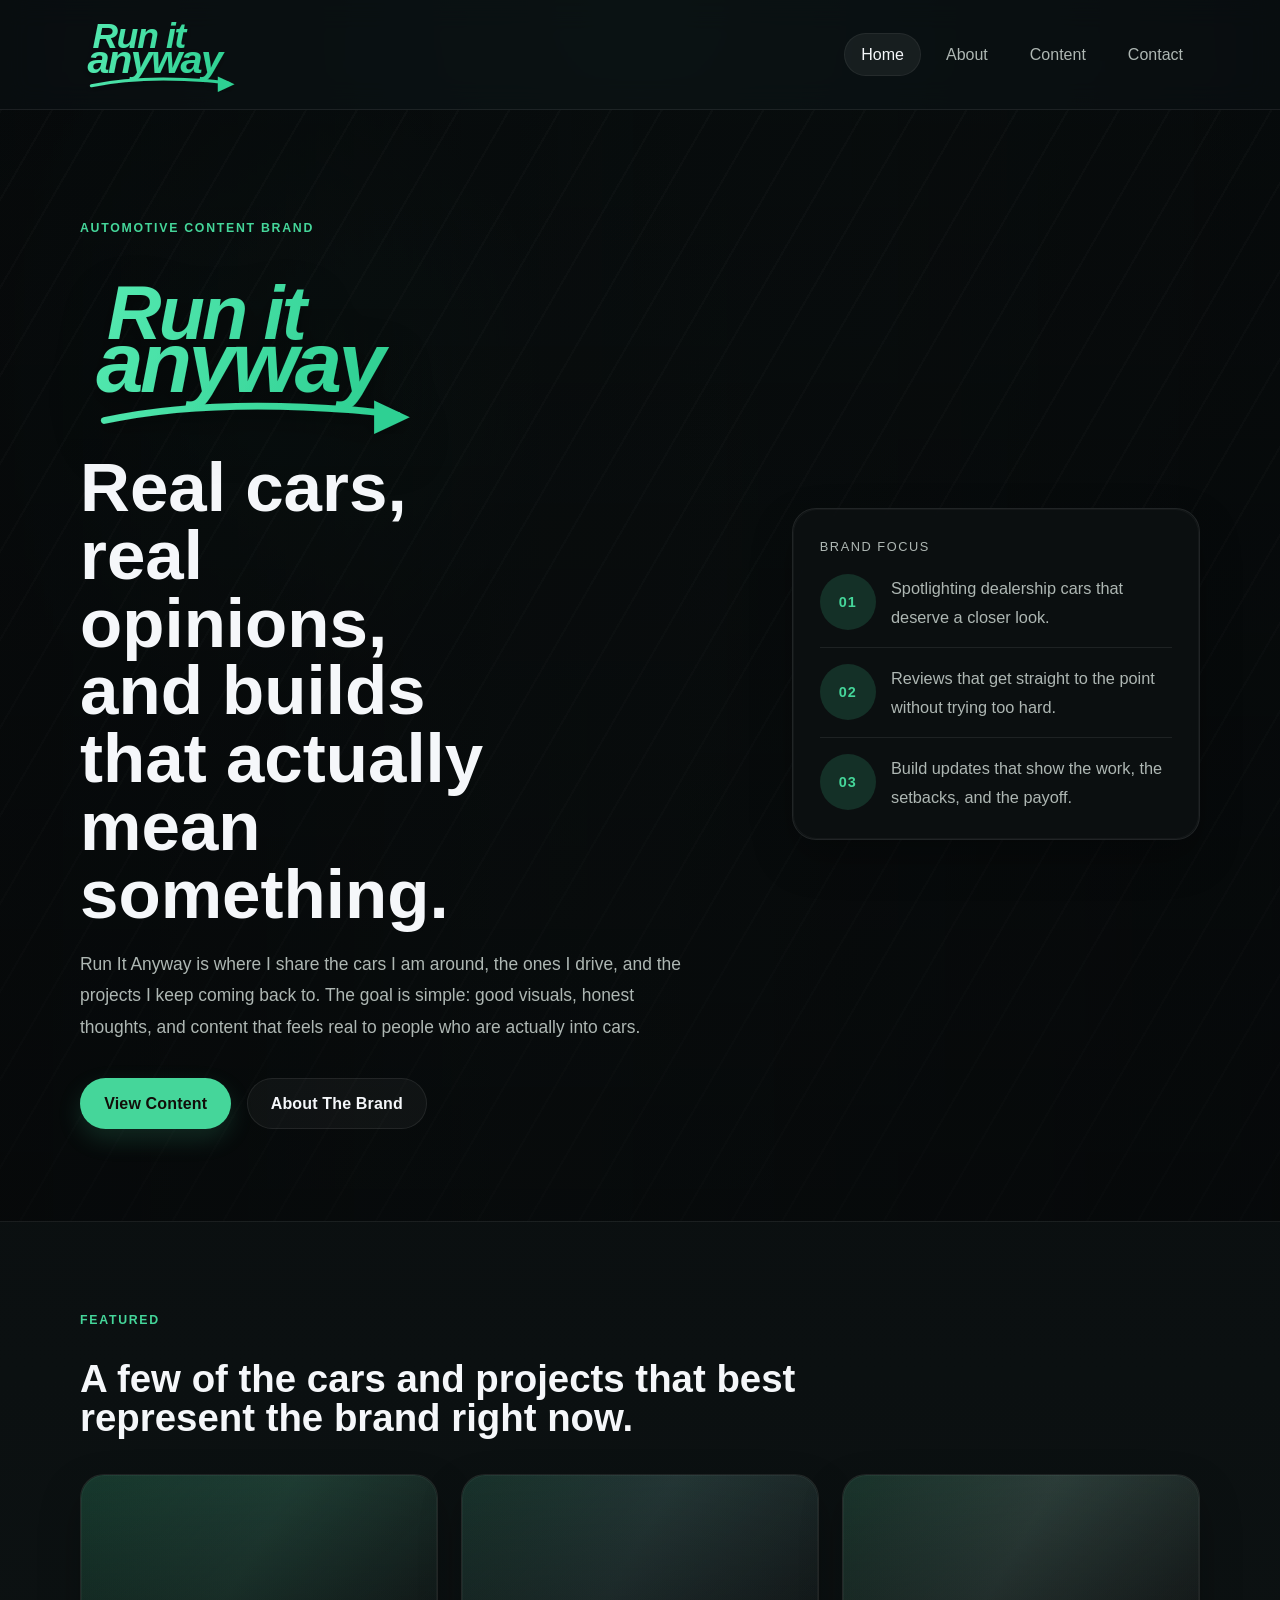
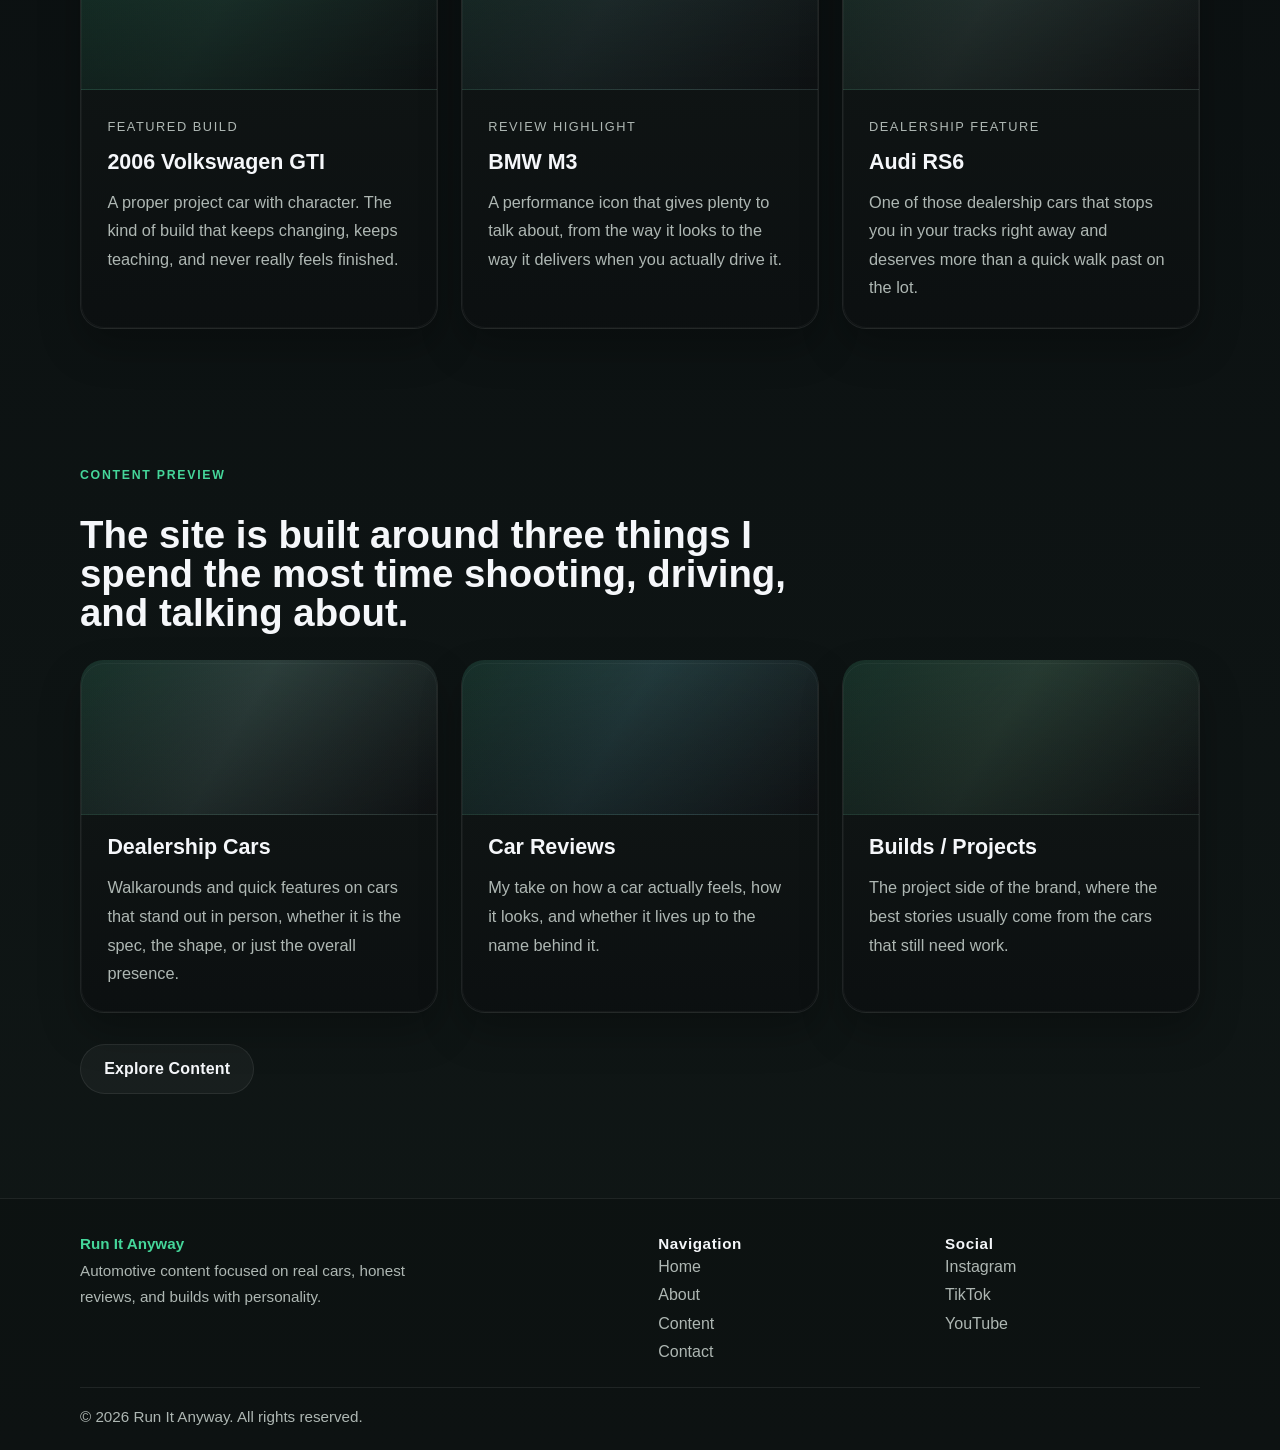
<file: index.html>
<!DOCTYPE html>
<html lang="en">
<head>
  <meta charset="UTF-8">
  <meta name="viewport" content="width=device-width, initial-scale=1.0">
  <title>Run It Anyway | Home</title>
  <link rel="stylesheet" href="styles.css">
</head>
<body>
  <header class="site-header">
    <div class="container nav-wrap">
      <a class="brand" href="./" aria-label="Run It Anyway home">
        <img src="logo.svg" alt="Run It Anyway logo">
      </a>
      <nav class="site-nav" aria-label="Main navigation">
        <a class="nav-link active" href="./">Home</a>
        <a class="nav-link" href="about.html">About</a>
        <a class="nav-link" href="content.html">Content</a>
        <a class="nav-link" href="contact.html">Contact</a>
      </nav>
    </div>
  </header>

  <main>
    <section class="hero">
      <div class="hero-overlay"></div>
      <div class="container hero-shell">
        <div class="hero-grid">
          <div class="hero-copy">
            <p class="eyebrow">Automotive Content Brand</p>
            <div class="hero-logo-wrap">
              <img class="hero-logo" src="logo.svg" alt="Run It Anyway logo">
            </div>
            <h1>Real cars, real opinions, and builds that actually mean something.</h1>
            <p class="lead">
              Run It Anyway is where I share the cars I am around, the ones I drive,
              and the projects I keep coming back to. The goal is simple: good visuals,
              honest thoughts, and content that feels real to people who are actually into cars.
            </p>
            <div class="hero-actions">
              <a class="button button-primary" href="content.html">View Content</a>
              <a class="button button-secondary" href="about.html">About The Brand</a>
            </div>
          </div>

          <aside class="hero-side-card" aria-label="Brand focus">
            <p class="feature-label">Brand Focus</p>
            <div class="stat-list">
              <div class="stat-item">
                <span class="stat-number">01</span>
                <p>Spotlighting dealership cars that deserve a closer look.</p>
              </div>
              <div class="stat-item">
                <span class="stat-number">02</span>
                <p>Reviews that get straight to the point without trying too hard.</p>
              </div>
              <div class="stat-item">
                <span class="stat-number">03</span>
                <p>Build updates that show the work, the setbacks, and the payoff.</p>
              </div>
            </div>
          </aside>
        </div>
      </div>
    </section>

    <section class="featured-section">
      <div class="container">
        <div class="section-heading">
          <p class="eyebrow">Featured</p>
          <h2>A few of the cars and projects that best represent the brand right now.</h2>
        </div>

        <div class="feature-card-grid">
          <article class="feature-card">
            <div class="feature-card-media build-shot"></div>
            <div class="feature-card-copy">
              <p class="feature-label">Featured Build</p>
              <h3>2006 Volkswagen GTI</h3>
              <p>A proper project car with character. The kind of build that keeps changing, keeps teaching, and never really feels finished.</p>
            </div>
          </article>

          <article class="feature-card">
            <div class="feature-card-media review-shot"></div>
            <div class="feature-card-copy">
              <p class="feature-label">Review Highlight</p>
              <h3>BMW M3</h3>
              <p>A performance icon that gives plenty to talk about, from the way it looks to the way it delivers when you actually drive it.</p>
            </div>
          </article>

          <article class="feature-card">
            <div class="feature-card-media dealer-shot"></div>
            <div class="feature-card-copy">
              <p class="feature-label">Dealership Feature</p>
              <h3>Audi RS6</h3>
              <p>One of those dealership cars that stops you in your tracks right away and deserves more than a quick walk past on the lot.</p>
            </div>
          </article>
        </div>
      </div>
    </section>

    <section class="summary-section">
      <div class="container">
        <div class="section-heading">
          <p class="eyebrow">Content Preview</p>
          <h2>The site is built around three things I spend the most time shooting, driving, and talking about.</h2>
        </div>

        <div class="card-grid">
          <article class="info-card">
            <div class="section-visual visual-preview-one"></div>
            <h3>Dealership Cars</h3>
            <p>Walkarounds and quick features on cars that stand out in person, whether it is the spec, the shape, or just the overall presence.</p>
          </article>
          <article class="info-card">
            <div class="section-visual visual-preview-two"></div>
            <h3>Car Reviews</h3>
            <p>My take on how a car actually feels, how it looks, and whether it lives up to the name behind it.</p>
          </article>
          <article class="info-card">
            <div class="section-visual visual-preview-three"></div>
            <h3>Builds / Projects</h3>
            <p>The project side of the brand, where the best stories usually come from the cars that still need work.</p>
          </article>
        </div>

        <div class="section-actions">
          <a class="button button-secondary" href="content.html">Explore Content</a>
        </div>
      </div>
    </section>
  </main>

  <footer class="site-footer">
    <div class="container footer-shell">
      <div class="footer-main">
        <div class="footer-brand-block">
          <p class="footer-brand">Run It Anyway</p>
          <p class="footer-description">Automotive content focused on real cars, honest reviews, and builds with personality.</p>
        </div>

        <div class="footer-links-group">
          <p class="footer-heading">Navigation</p>
          <div class="footer-links">
            <a href="./">Home</a>
            <a href="about.html">About</a>
            <a href="content.html">Content</a>
            <a href="contact.html">Contact</a>
          </div>
        </div>

        <div class="footer-links-group">
          <p class="footer-heading">Social</p>
          <div class="footer-links">
            <a href="https://www.instagram.com/" target="_blank" rel="noreferrer">Instagram</a>
            <a href="https://www.tiktok.com/" target="_blank" rel="noreferrer">TikTok</a>
            <a href="https://www.youtube.com/" target="_blank" rel="noreferrer">YouTube</a>
          </div>
        </div>
      </div>

      <div class="footer-bottom">
        <p>&copy; 2026 Run It Anyway. All rights reserved.</p>
      </div>
    </div>
  </footer>
</body>
</html>
</file>
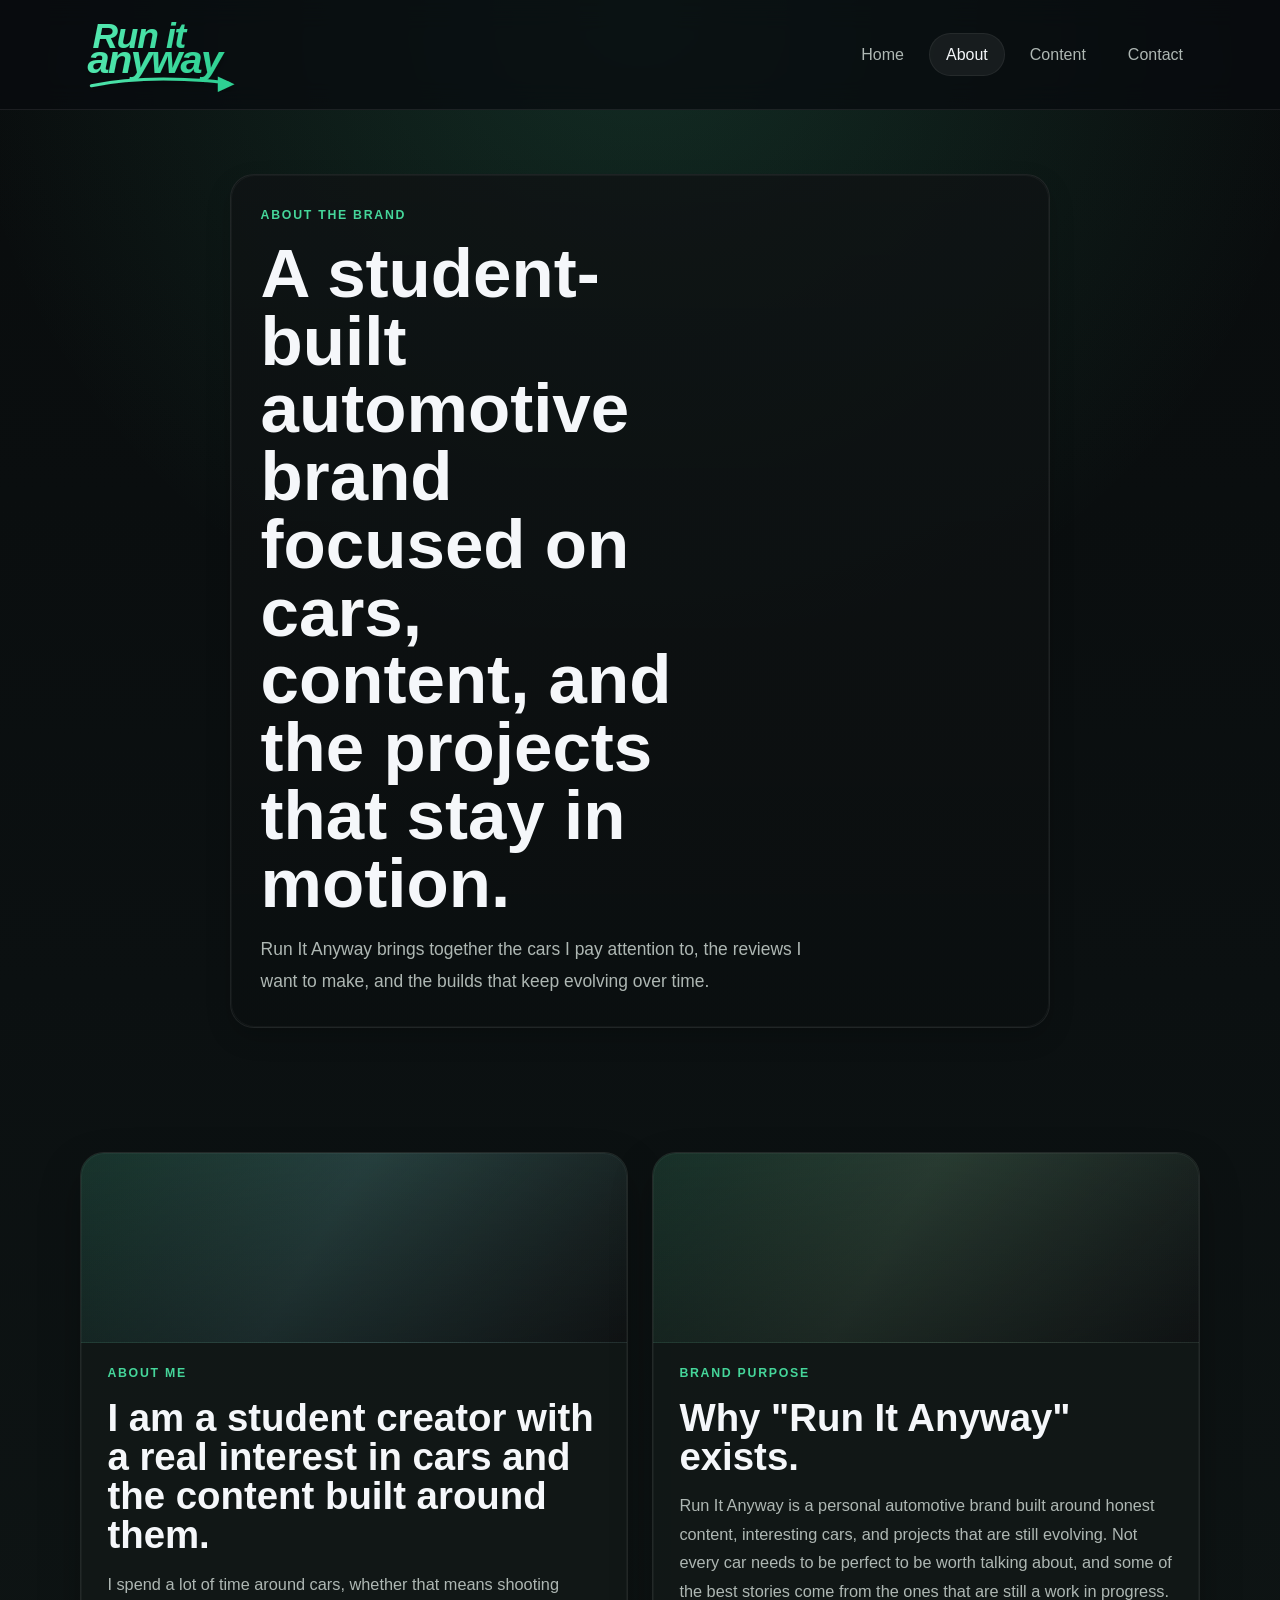
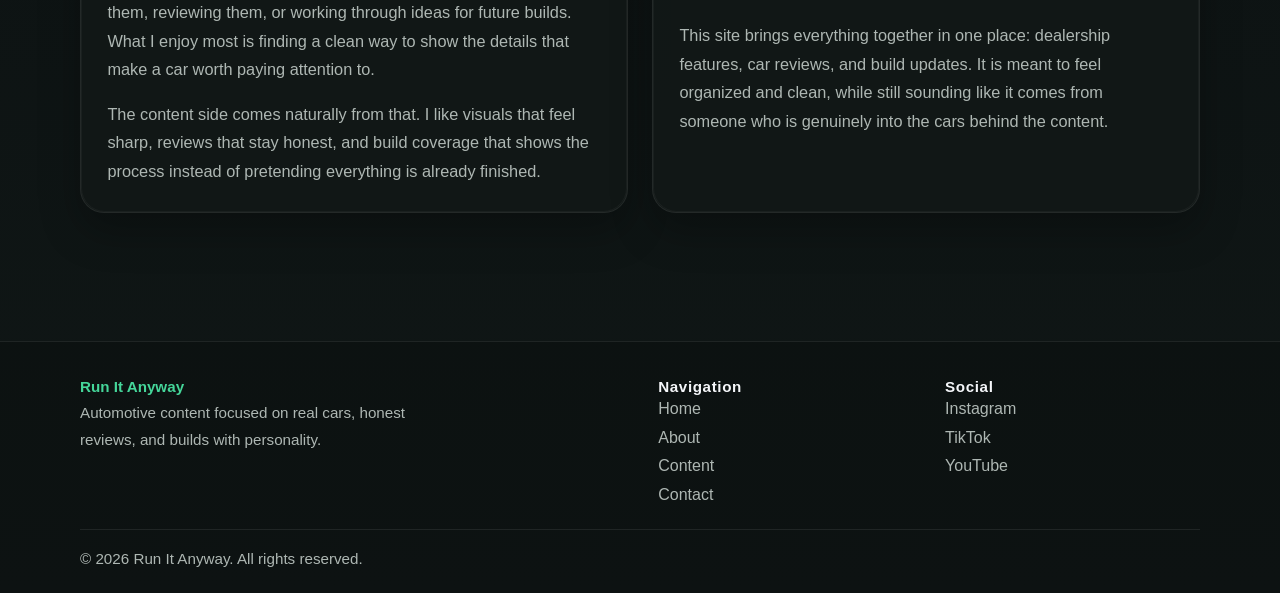
<file: about.html>
<!DOCTYPE html>
<html lang="en">
<head>
  <meta charset="UTF-8">
  <meta name="viewport" content="width=device-width, initial-scale=1.0">
  <title>Run It Anyway | About</title>
  <link rel="stylesheet" href="styles.css">
</head>
<body>
  <header class="site-header">
    <div class="container nav-wrap">
      <a class="brand" href="./" aria-label="Run It Anyway home">
        <img src="logo.svg" alt="Run It Anyway logo">
      </a>
      <nav class="site-nav" aria-label="Main navigation">
        <a class="nav-link" href="./">Home</a>
        <a class="nav-link active" href="about.html">About</a>
        <a class="nav-link" href="content.html">Content</a>
        <a class="nav-link" href="contact.html">Contact</a>
      </nav>
    </div>
  </header>

  <main class="page-main">
    <section class="page-hero">
      <div class="container narrow">
        <div class="page-hero-card">
          <p class="eyebrow">About The Brand</p>
          <h1>A student-built automotive brand focused on cars, content, and the projects that stay in motion.</h1>
          <p class="lead page-intro">
            Run It Anyway brings together the cars I pay attention to, the reviews I want to make, and the builds that keep evolving over time.
          </p>
        </div>
      </div>
    </section>

    <section class="content-section">
      <div class="container two-column">
        <article class="panel">
          <div class="section-visual visual-about-one"></div>
          <p class="eyebrow">About Me</p>
          <h2>I am a student creator with a real interest in cars and the content built around them.</h2>
          <p>
            I spend a lot of time around cars, whether that means shooting them, reviewing them,
            or working through ideas for future builds. What I enjoy most is finding a clean way
            to show the details that make a car worth paying attention to.
          </p>
          <p>
            The content side comes naturally from that. I like visuals that feel sharp, reviews
            that stay honest, and build coverage that shows the process instead of pretending everything is already finished.
          </p>
        </article>

        <article class="panel">
          <div class="section-visual visual-about-two"></div>
          <p class="eyebrow">Brand Purpose</p>
          <h2>Why "Run It Anyway" exists.</h2>
          <p>
            Run It Anyway is a personal automotive brand built around honest content, interesting cars,
            and projects that are still evolving. Not every car needs to be perfect to be worth talking about,
            and some of the best stories come from the ones that are still a work in progress.
          </p>
          <p>
            This site brings everything together in one place: dealership features, car reviews,
            and build updates. It is meant to feel organized and clean, while still sounding like
            it comes from someone who is genuinely into the cars behind the content.
          </p>
        </article>
      </div>
    </section>
  </main>

  <footer class="site-footer">
    <div class="container footer-shell">
      <div class="footer-main">
        <div class="footer-brand-block">
          <p class="footer-brand">Run It Anyway</p>
          <p class="footer-description">Automotive content focused on real cars, honest reviews, and builds with personality.</p>
        </div>

        <div class="footer-links-group">
          <p class="footer-heading">Navigation</p>
          <div class="footer-links">
            <a href="./">Home</a>
            <a href="about.html">About</a>
            <a href="content.html">Content</a>
            <a href="contact.html">Contact</a>
          </div>
        </div>

        <div class="footer-links-group">
          <p class="footer-heading">Social</p>
          <div class="footer-links">
            <a href="https://www.instagram.com/" target="_blank" rel="noreferrer">Instagram</a>
            <a href="https://www.tiktok.com/" target="_blank" rel="noreferrer">TikTok</a>
            <a href="https://www.youtube.com/" target="_blank" rel="noreferrer">YouTube</a>
          </div>
        </div>
      </div>

      <div class="footer-bottom">
        <p>&copy; 2026 Run It Anyway. All rights reserved.</p>
      </div>
    </div>
  </footer>
</body>
</html>
</file>
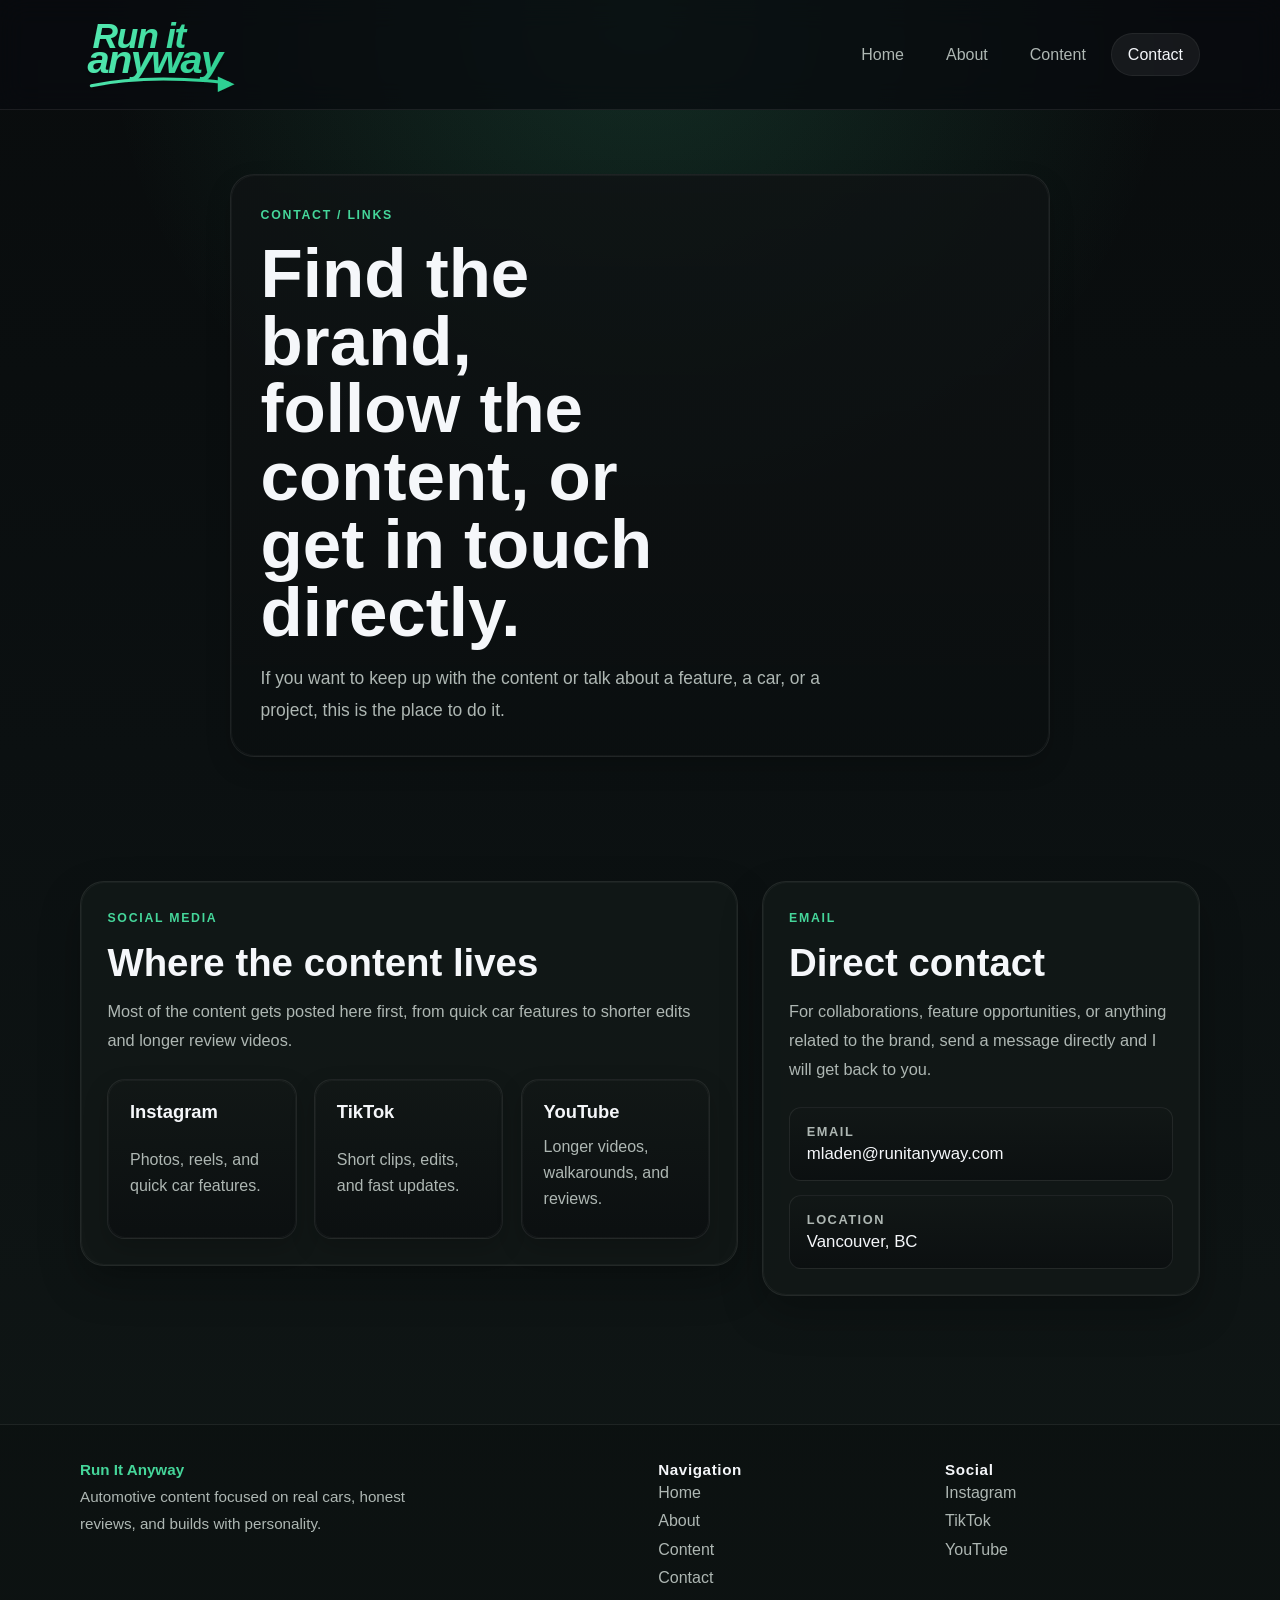
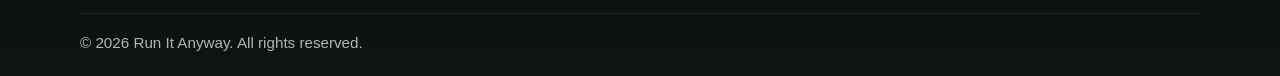
<file: contact.html>
<!DOCTYPE html>
<html lang="en">
<head>
  <meta charset="UTF-8">
  <meta name="viewport" content="width=device-width, initial-scale=1.0">
  <title>Run It Anyway | Contact</title>
  <link rel="stylesheet" href="styles.css">
</head>
<body>
  <header class="site-header">
    <div class="container nav-wrap">
      <a class="brand" href="./" aria-label="Run It Anyway home">
        <img src="logo.svg" alt="Run It Anyway logo">
      </a>
      <nav class="site-nav" aria-label="Main navigation">
        <a class="nav-link" href="./">Home</a>
        <a class="nav-link" href="about.html">About</a>
        <a class="nav-link" href="content.html">Content</a>
        <a class="nav-link active" href="contact.html">Contact</a>
      </nav>
    </div>
  </header>

  <main class="page-main">
    <section class="page-hero">
      <div class="container narrow">
        <div class="page-hero-card">
          <p class="eyebrow">Contact / Links</p>
          <h1>Find the brand, follow the content, or get in touch directly.</h1>
          <p class="lead page-intro">
            If you want to keep up with the content or talk about a feature, a car, or a project, this is the place to do it.
          </p>
        </div>
      </div>
    </section>

    <section class="content-section">
      <div class="container contact-layout">
        <article class="panel">
          <p class="eyebrow">Social Media</p>
          <h2>Where the content lives</h2>
          <p class="panel-intro">Most of the content gets posted here first, from quick car features to shorter edits and longer review videos.</p>

          <div class="social-grid">
            <a class="social-card" href="https://www.instagram.com/" target="_blank" rel="noreferrer">
              <span class="social-label">Instagram</span>
              <span class="social-copy">Photos, reels, and quick car features.</span>
            </a>
            <a class="social-card" href="https://www.tiktok.com/" target="_blank" rel="noreferrer">
              <span class="social-label">TikTok</span>
              <span class="social-copy">Short clips, edits, and fast updates.</span>
            </a>
            <a class="social-card" href="https://www.youtube.com/" target="_blank" rel="noreferrer">
              <span class="social-label">YouTube</span>
              <span class="social-copy">Longer videos, walkarounds, and reviews.</span>
            </a>
          </div>
        </article>

        <article class="panel">
          <p class="eyebrow">Email</p>
          <h2>Direct contact</h2>
          <p class="panel-intro">
            For collaborations, feature opportunities, or anything related to the brand, send a message directly and I will get back to you.
          </p>

          <div class="contact-details">
            <div class="contact-item">
              <span class="contact-label">Email</span>
              <a class="contact-value" href="mailto:mladen@runitanyway.com">mladen@runitanyway.com</a>
            </div>

            <div class="contact-item">
              <span class="contact-label">Location</span>
              <span class="contact-value">Vancouver, BC</span>
            </div>
          </div>
        </article>
      </div>
    </section>
  </main>

  <footer class="site-footer">
    <div class="container footer-shell">
      <div class="footer-main">
        <div class="footer-brand-block">
          <p class="footer-brand">Run It Anyway</p>
          <p class="footer-description">Automotive content focused on real cars, honest reviews, and builds with personality.</p>
        </div>

        <div class="footer-links-group">
          <p class="footer-heading">Navigation</p>
          <div class="footer-links">
            <a href="./">Home</a>
            <a href="about.html">About</a>
            <a href="content.html">Content</a>
            <a href="contact.html">Contact</a>
          </div>
        </div>

        <div class="footer-links-group">
          <p class="footer-heading">Social</p>
          <div class="footer-links">
            <a href="https://www.instagram.com/" target="_blank" rel="noreferrer">Instagram</a>
            <a href="https://www.tiktok.com/" target="_blank" rel="noreferrer">TikTok</a>
            <a href="https://www.youtube.com/" target="_blank" rel="noreferrer">YouTube</a>
          </div>
        </div>
      </div>

      <div class="footer-bottom">
        <p>&copy; 2026 Run It Anyway. All rights reserved.</p>
      </div>
    </div>
  </footer>
</body>
</html>
</file>
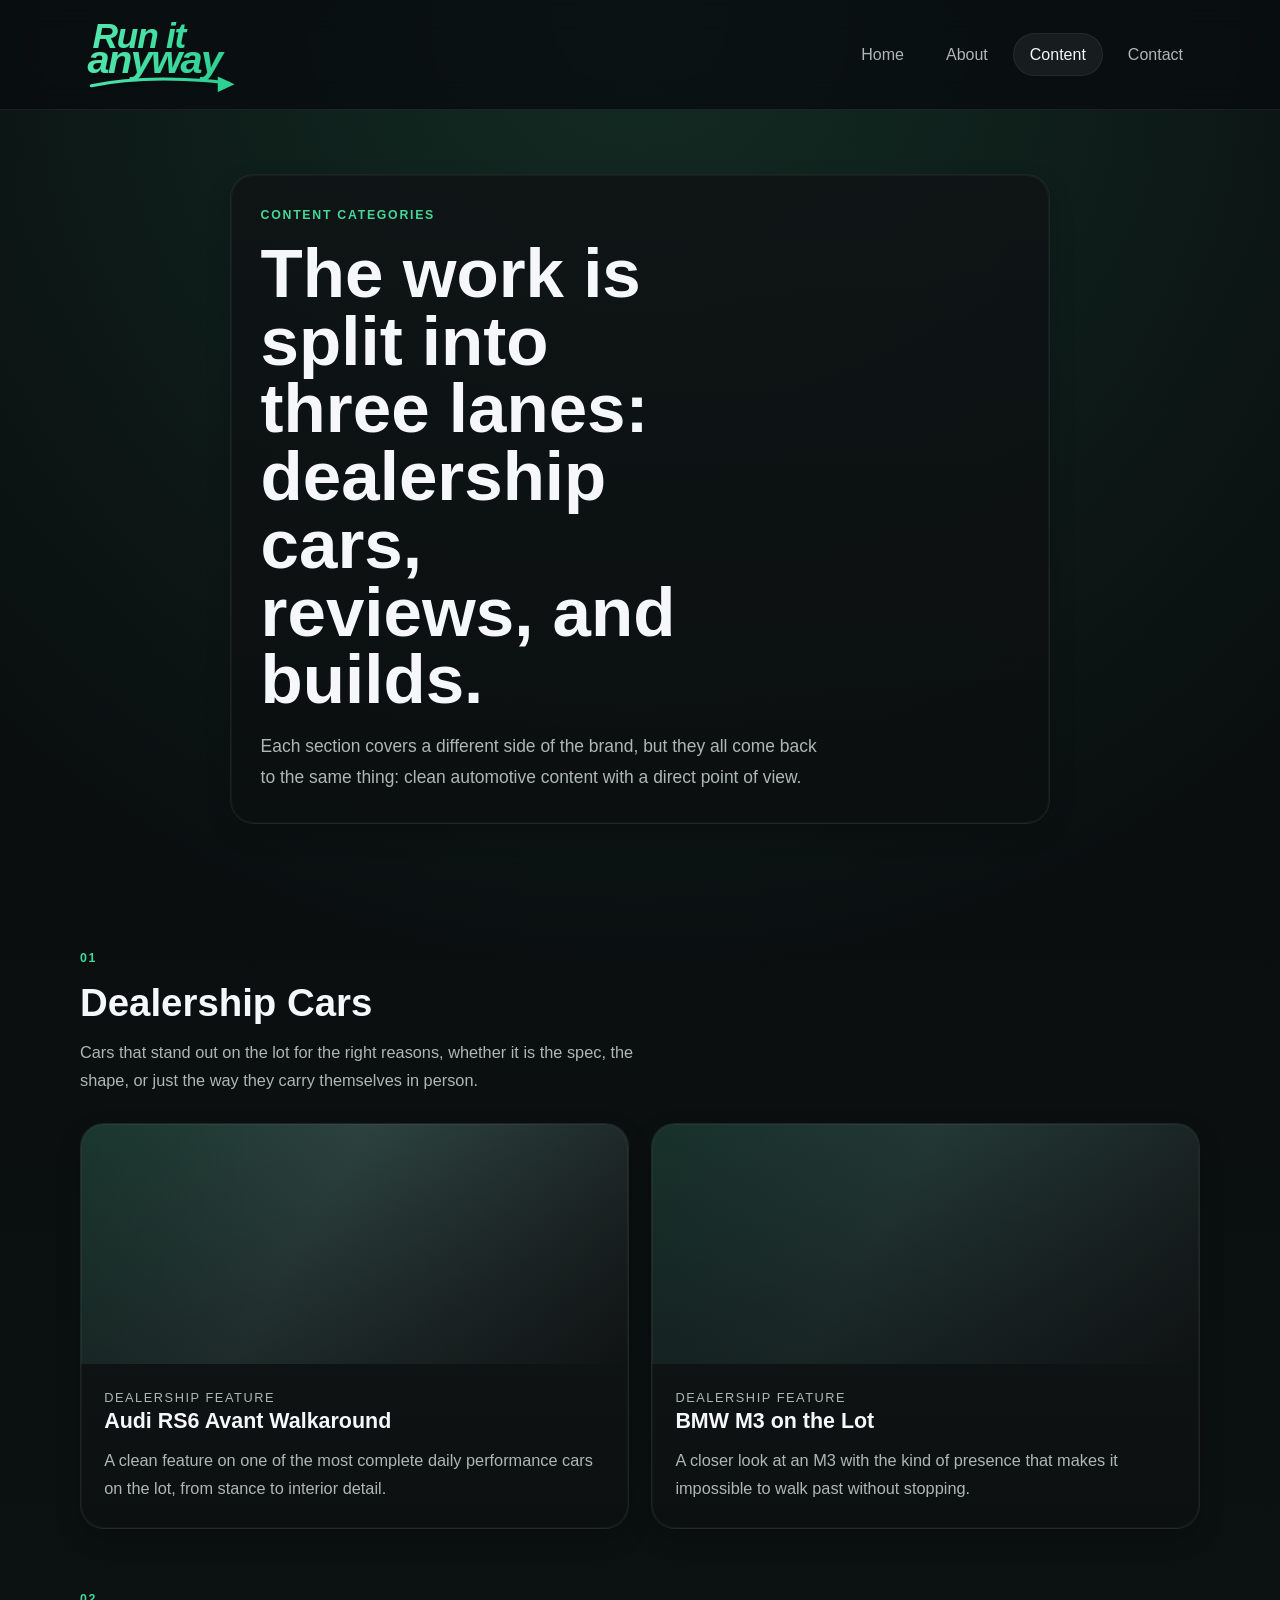
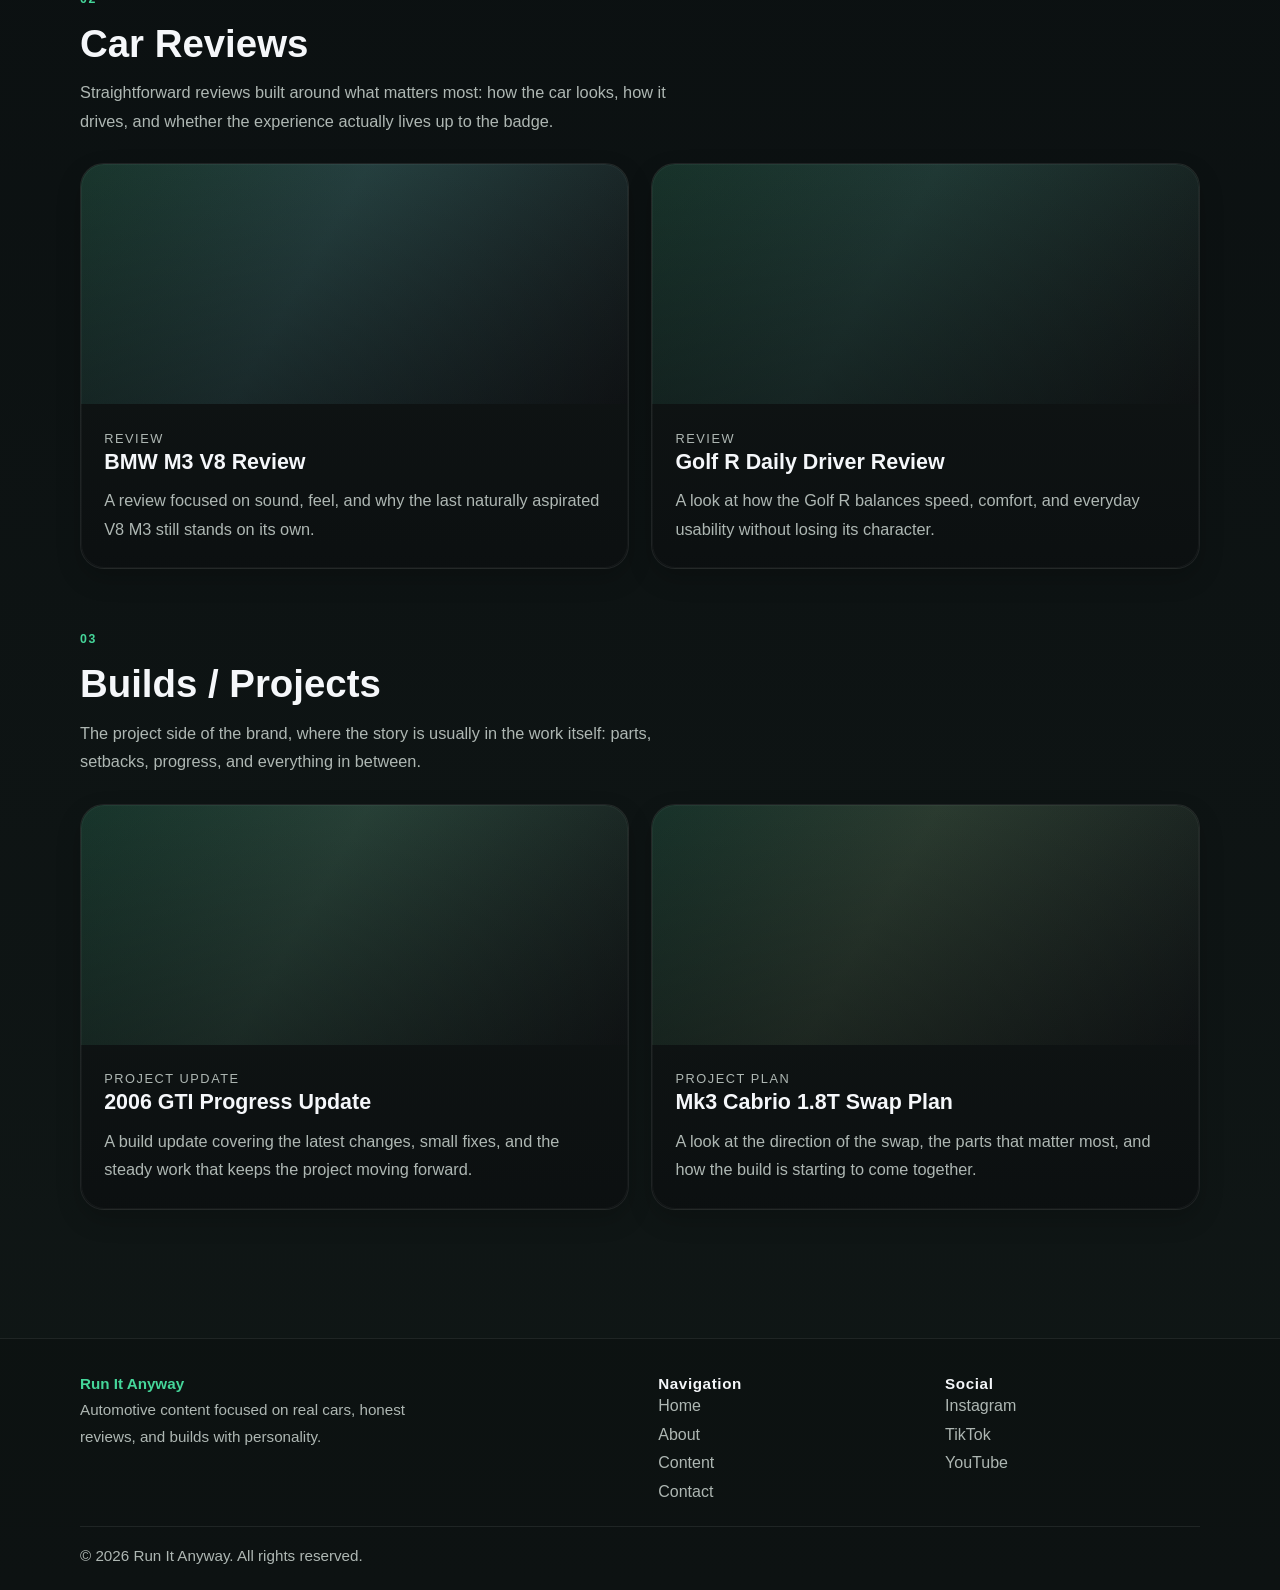
<file: content.html>
<!DOCTYPE html>
<html lang="en">
<head>
  <meta charset="UTF-8">
  <meta name="viewport" content="width=device-width, initial-scale=1.0">
  <title>Run It Anyway | Content</title>
  <link rel="stylesheet" href="styles.css">
</head>
<body>
  <header class="site-header">
    <div class="container nav-wrap">
      <a class="brand" href="./" aria-label="Run It Anyway home">
        <img src="logo.svg" alt="Run It Anyway logo">
      </a>
      <nav class="site-nav" aria-label="Main navigation">
        <a class="nav-link" href="./">Home</a>
        <a class="nav-link" href="about.html">About</a>
        <a class="nav-link active" href="content.html">Content</a>
        <a class="nav-link" href="contact.html">Contact</a>
      </nav>
    </div>
  </header>

  <main class="page-main">
    <section class="page-hero">
      <div class="container narrow">
        <div class="page-hero-card">
          <p class="eyebrow">Content Categories</p>
          <h1>The work is split into three lanes: dealership cars, reviews, and builds.</h1>
          <p class="lead page-intro">
            Each section covers a different side of the brand, but they all come back to the same thing: clean automotive content with a direct point of view.
          </p>
        </div>
      </div>
    </section>

    <section class="content-section">
      <div class="container showcase-stack">
        <section class="showcase-section">
          <div class="showcase-heading">
            <p class="eyebrow">01</p>
            <h2>Dealership Cars</h2>
            <p>
              Cars that stand out on the lot for the right reasons, whether it is the spec,
              the shape, or just the way they carry themselves in person.
            </p>
          </div>

          <div class="showcase-grid">
            <article class="portfolio-card">
              <div class="portfolio-card-media media-dealer-one"></div>
              <div class="portfolio-card-copy">
                <p class="feature-label">Dealership Feature</p>
                <h3>Audi RS6 Avant Walkaround</h3>
                <p>A clean feature on one of the most complete daily performance cars on the lot, from stance to interior detail.</p>
              </div>
            </article>

            <article class="portfolio-card">
              <div class="portfolio-card-media media-dealer-two"></div>
              <div class="portfolio-card-copy">
                <p class="feature-label">Dealership Feature</p>
                <h3>BMW M3 on the Lot</h3>
                <p>A closer look at an M3 with the kind of presence that makes it impossible to walk past without stopping.</p>
              </div>
            </article>
          </div>
        </section>

        <section class="showcase-section">
          <div class="showcase-heading">
            <p class="eyebrow">02</p>
            <h2>Car Reviews</h2>
            <p>
              Straightforward reviews built around what matters most: how the car looks,
              how it drives, and whether the experience actually lives up to the badge.
            </p>
          </div>

          <div class="showcase-grid">
            <article class="portfolio-card">
              <div class="portfolio-card-media media-review-one"></div>
              <div class="portfolio-card-copy">
                <p class="feature-label">Review</p>
                <h3>BMW M3 V8 Review</h3>
                <p>A review focused on sound, feel, and why the last naturally aspirated V8 M3 still stands on its own.</p>
              </div>
            </article>

            <article class="portfolio-card">
              <div class="portfolio-card-media media-review-two"></div>
              <div class="portfolio-card-copy">
                <p class="feature-label">Review</p>
                <h3>Golf R Daily Driver Review</h3>
                <p>A look at how the Golf R balances speed, comfort, and everyday usability without losing its character.</p>
              </div>
            </article>
          </div>
        </section>

        <section class="showcase-section">
          <div class="showcase-heading">
            <p class="eyebrow">03</p>
            <h2>Builds / Projects</h2>
            <p>
              The project side of the brand, where the story is usually in the work itself:
              parts, setbacks, progress, and everything in between.
            </p>
          </div>

          <div class="showcase-grid">
            <article class="portfolio-card">
              <div class="portfolio-card-media media-build-one"></div>
              <div class="portfolio-card-copy">
                <p class="feature-label">Project Update</p>
                <h3>2006 GTI Progress Update</h3>
                <p>A build update covering the latest changes, small fixes, and the steady work that keeps the project moving forward.</p>
              </div>
            </article>

            <article class="portfolio-card">
              <div class="portfolio-card-media media-build-two"></div>
              <div class="portfolio-card-copy">
                <p class="feature-label">Project Plan</p>
                <h3>Mk3 Cabrio 1.8T Swap Plan</h3>
                <p>A look at the direction of the swap, the parts that matter most, and how the build is starting to come together.</p>
              </div>
            </article>
          </div>
        </section>
      </div>
    </section>
  </main>

  <footer class="site-footer">
    <div class="container footer-shell">
      <div class="footer-main">
        <div class="footer-brand-block">
          <p class="footer-brand">Run It Anyway</p>
          <p class="footer-description">Automotive content focused on real cars, honest reviews, and builds with personality.</p>
        </div>

        <div class="footer-links-group">
          <p class="footer-heading">Navigation</p>
          <div class="footer-links">
            <a href="./">Home</a>
            <a href="about.html">About</a>
            <a href="content.html">Content</a>
            <a href="contact.html">Contact</a>
          </div>
        </div>

        <div class="footer-links-group">
          <p class="footer-heading">Social</p>
          <div class="footer-links">
            <a href="https://www.instagram.com/" target="_blank" rel="noreferrer">Instagram</a>
            <a href="https://www.tiktok.com/" target="_blank" rel="noreferrer">TikTok</a>
            <a href="https://www.youtube.com/" target="_blank" rel="noreferrer">YouTube</a>
          </div>
        </div>
      </div>

      <div class="footer-bottom">
        <p>&copy; 2026 Run It Anyway. All rights reserved.</p>
      </div>
    </div>
  </footer>
</body>
</html>
</file>
<file: styles.css>
:root {
  --bg: #090c0d;
  --bg-alt: #111716;
  --panel: rgba(18, 24, 23, 0.92);
  --panel-strong: #131a19;
  --border: rgba(255, 255, 255, 0.08);
  --border-soft: rgba(255, 255, 255, 0.04);
  --text: #f5f7fa;
  --muted: #aeb7b3;
  --accent: #45d69a;
  --accent-strong: #2ab57d;
  --accent-soft: rgba(69, 214, 154, 0.16);
  --shadow: 0 18px 40px rgba(0, 0, 0, 0.26);
  --shadow-soft: 0 10px 24px rgba(0, 0, 0, 0.18);
  --radius-lg: 24px;
  --radius-md: 18px;
  --radius-sm: 12px;
  --max-width: 1120px;
  --section-space: 5.5rem;
  --section-space-tight: 4rem;
  --panel-padding: 1.65rem;
}

*,
*::before,
*::after {
  box-sizing: border-box;
}

html {
  scroll-behavior: smooth;
}

body {
  margin: 0;
  font-family: "Segoe UI", Tahoma, Geneva, Verdana, sans-serif;
  background:
    radial-gradient(circle at top, rgba(69, 214, 154, 0.16), transparent 30%),
    linear-gradient(180deg, #090c0d 0%, #0b1011 45%, #101716 100%);
  color: var(--text);
  min-height: 100vh;
}

main,
.page-main {
  display: block;
}

a {
  color: inherit;
  text-decoration: none;
}

img {
  max-width: 100%;
  display: block;
}

.container {
  width: min(calc(100% - 2.5rem), var(--max-width));
  margin: 0 auto;
}

.narrow {
  width: min(calc(100% - 2.5rem), 820px);
}

.site-header {
  position: sticky;
  top: 0;
  z-index: 10;
  backdrop-filter: blur(14px);
  background: rgba(9, 11, 15, 0.76);
  border-bottom: 1px solid var(--border);
}

.nav-wrap {
  display: flex;
  align-items: center;
  justify-content: space-between;
  gap: 1rem;
  padding: 1.05rem 0;
}

.brand {
  display: inline-flex;
  align-items: center;
}

.brand img {
  width: 164px;
  height: auto;
  display: block;
}

.site-nav {
  display: flex;
  flex-wrap: wrap;
  gap: 0.5rem;
}

.nav-link {
  padding: 0.7rem 1rem;
  border: 1px solid transparent;
  border-radius: 999px;
  color: var(--muted);
  transition: background-color 0.2s ease, color 0.2s ease, border-color 0.2s ease;
}

.nav-link:hover,
.nav-link:focus-visible,
.nav-link.active {
  color: var(--text);
  background: rgba(255, 255, 255, 0.06);
  border-color: rgba(255, 255, 255, 0.06);
}

.hero,
.page-hero {
  padding: var(--section-space-tight) 0 2.75rem;
}

.page-hero {
  padding-bottom: 2.25rem;
}

.hero {
  position: relative;
  padding: 0;
  overflow: hidden;
  border-bottom: 1px solid var(--border);
  background:
    linear-gradient(90deg, rgba(7, 10, 11, 0.95) 0%, rgba(7, 10, 11, 0.72) 44%, rgba(7, 10, 11, 0.9) 100%),
    radial-gradient(circle at 18% 24%, rgba(69, 214, 154, 0.16), transparent 24%),
    linear-gradient(120deg, #091011 0%, #0f1817 52%, #090d0f 100%);
}

.hero-overlay {
  position: absolute;
  inset: 0;
  background:
    linear-gradient(180deg, rgba(6, 8, 9, 0.15), rgba(6, 8, 9, 0.62)),
    repeating-linear-gradient(
      120deg,
      rgba(255, 255, 255, 0.03) 0,
      rgba(255, 255, 255, 0.03) 2px,
      transparent 2px,
      transparent 44px
    );
  opacity: 0.7;
  pointer-events: none;
}

.hero-shell {
  position: relative;
  z-index: 1;
  padding: 6.75rem 0 5.75rem;
}

.hero-grid {
  display: grid;
  grid-template-columns: minmax(0, 1.3fr) minmax(300px, 0.8fr);
  gap: 3rem;
  align-items: center;
}

.hero-copy {
  display: flex;
  flex-direction: column;
  justify-content: center;
  min-height: 100%;
  max-width: 690px;
}

.eyebrow {
  margin: 0 0 0.85rem;
  color: var(--accent);
  letter-spacing: 0.14em;
  text-transform: uppercase;
  font-size: 0.77rem;
  font-weight: 700;
}

h1,
h2,
h3 {
  margin: 0;
  font-family: "Trebuchet MS", "Segoe UI", sans-serif;
  color: var(--text);
}

h1 {
  font-size: clamp(3rem, 5.4vw, 5rem);
  line-height: 0.98;
  max-width: 11ch;
  margin-top: 0.25rem;
}

h2 {
  font-size: clamp(2rem, 3vw, 2.85rem);
  line-height: 1.02;
}

h3 {
  font-size: 1.34rem;
  line-height: 1.14;
  margin-bottom: 0.7rem;
}

p {
  margin: 0;
  color: var(--muted);
  line-height: 1.75;
  font-size: 1.02rem;
}

p + p {
  margin-top: 1rem;
}

.lead {
  max-width: 62ch;
  margin-top: 1.3rem;
  font-size: 1.09rem;
  line-height: 1.8;
}

.hero-logo-wrap {
  margin: 1.2rem 0 1rem;
}

.hero-logo {
  width: min(350px, 70vw);
  height: auto;
  filter: drop-shadow(0 18px 24px rgba(0, 0, 0, 0.3));
}

.hero-side-card {
  background: rgba(14, 18, 19, 0.76);
  border: 1px solid rgba(255, 255, 255, 0.09);
  border-radius: var(--radius-lg);
  padding: calc(var(--panel-padding) + 0.05rem);
  backdrop-filter: blur(12px);
  box-shadow: var(--shadow);
}

.page-hero-card {
  position: relative;
  padding: calc(var(--panel-padding) + 0.2rem);
  background: linear-gradient(180deg, rgba(15, 19, 20, 0.86), rgba(11, 15, 16, 0.92));
  border: 1px solid var(--border);
  border-radius: var(--radius-lg);
  box-shadow: var(--shadow-soft);
}

.page-hero-card::before {
  content: "";
  position: absolute;
  inset: 0;
  border-radius: inherit;
  border: 1px solid var(--border-soft);
  pointer-events: none;
}

.stat-list {
  display: grid;
  gap: 1rem;
  margin-top: 1rem;
}

.stat-item {
  display: grid;
  grid-template-columns: 56px 1fr;
  gap: 0.95rem;
  align-items: start;
  padding-top: 1rem;
  border-top: 1px solid rgba(255, 255, 255, 0.08);
}

.stat-item:first-child {
  padding-top: 0;
  border-top: 0;
}

.stat-number {
  display: inline-flex;
  align-items: center;
  justify-content: center;
  width: 56px;
  height: 56px;
  border-radius: 50%;
  background: var(--accent-soft);
  color: var(--accent);
  font-size: 0.9rem;
  font-weight: 700;
  letter-spacing: 0.08em;
}

.stat-item p {
  margin: 0;
}

.hero-actions {
  display: flex;
  flex-wrap: wrap;
  gap: 0.95rem;
  margin-top: 2.2rem;
}

.button {
  display: inline-flex;
  align-items: center;
  justify-content: center;
  min-width: 150px;
  min-height: 50px;
  padding: 0.95rem 1.45rem;
  border: 1px solid transparent;
  border-radius: 999px;
  font-weight: 700;
  letter-spacing: 0.01em;
  transition: transform 0.22s ease, background-color 0.22s ease, border-color 0.22s ease, box-shadow 0.22s ease;
}

.button:hover,
.button:focus-visible {
  transform: translateY(-3px);
  box-shadow: 0 14px 28px rgba(0, 0, 0, 0.24);
}

.button-primary {
  background: var(--accent);
  color: #120d09;
  box-shadow: 0 10px 24px rgba(69, 214, 154, 0.16);
}

.button-primary:hover,
.button-primary:focus-visible {
  background: #53e4ad;
}

.button-secondary {
  border-color: var(--border);
  background: rgba(255, 255, 255, 0.04);
  color: var(--text);
}

.button-secondary:hover,
.button-secondary:focus-visible {
  border-color: rgba(69, 214, 154, 0.4);
  background: rgba(69, 214, 154, 0.08);
}

.feature-panel,
.panel,
.info-card,
.content-card,
.feature-card {
  background: var(--panel);
  border: 1px solid var(--border);
  border-radius: var(--radius-lg);
  box-shadow: var(--shadow);
}

.panel,
.info-card,
.feature-card,
.portfolio-card,
.social-card,
.hero-side-card {
  position: relative;
}

.panel::before,
.info-card::before,
.feature-card::before,
.portfolio-card::before,
.social-card::before,
.hero-side-card::before {
  content: "";
  position: absolute;
  inset: 0;
  border-radius: inherit;
  border: 1px solid var(--border-soft);
  pointer-events: none;
}

.section-visual {
  min-height: 190px;
  margin: calc(var(--panel-padding) * -1) calc(var(--panel-padding) * -1) 1.25rem;
  border-radius: calc(var(--radius-lg) - 2px) calc(var(--radius-lg) - 2px) 0 0;
  border-bottom: 1px solid var(--border-soft);
  background:
    linear-gradient(180deg, rgba(7, 10, 11, 0.14), rgba(7, 10, 11, 0.44)),
    linear-gradient(135deg, rgba(69, 214, 154, 0.18), rgba(255, 255, 255, 0.02)),
    repeating-linear-gradient(
      135deg,
      rgba(255, 255, 255, 0.03) 0,
      rgba(255, 255, 255, 0.03) 10px,
      rgba(0, 0, 0, 0.03) 10px,
      rgba(0, 0, 0, 0.03) 20px
    );
}

.visual-about-one {
  background:
    linear-gradient(180deg, rgba(7, 10, 11, 0.16), rgba(7, 10, 11, 0.46)),
    linear-gradient(135deg, rgba(69, 214, 154, 0.2), rgba(255, 255, 255, 0.02)),
    linear-gradient(120deg, #101518 0%, #26343a 44%, #121617 100%);
}

.visual-about-two {
  background:
    linear-gradient(180deg, rgba(7, 10, 11, 0.16), rgba(7, 10, 11, 0.46)),
    linear-gradient(135deg, rgba(69, 214, 154, 0.18), rgba(255, 255, 255, 0.02)),
    linear-gradient(120deg, #111516 0%, #2a312b 44%, #111516 100%);
}

.visual-preview-one {
  min-height: 155px;
  background:
    linear-gradient(180deg, rgba(7, 10, 11, 0.16), rgba(7, 10, 11, 0.46)),
    linear-gradient(135deg, rgba(69, 214, 154, 0.18), rgba(255, 255, 255, 0.02)),
    linear-gradient(120deg, #111517 0%, #2f3538 44%, #111416 100%);
}

.visual-preview-two {
  min-height: 155px;
  background:
    linear-gradient(180deg, rgba(7, 10, 11, 0.16), rgba(7, 10, 11, 0.46)),
    linear-gradient(135deg, rgba(69, 214, 154, 0.18), rgba(255, 255, 255, 0.02)),
    linear-gradient(120deg, #101417 0%, #22303a 44%, #111417 100%);
}

.visual-preview-three {
  min-height: 155px;
  background:
    linear-gradient(180deg, rgba(7, 10, 11, 0.16), rgba(7, 10, 11, 0.46)),
    linear-gradient(135deg, rgba(69, 214, 154, 0.18), rgba(255, 255, 255, 0.02)),
    linear-gradient(120deg, #101415 0%, #28312c 44%, #111516 100%);
}

.media-placeholder,
.content-card-media,
.feature-card-media {
  display: grid;
  place-items: center;
  min-height: 260px;
  padding: 1rem;
  background:
    linear-gradient(135deg, rgba(69, 214, 154, 0.24), rgba(255, 255, 255, 0.02)),
    repeating-linear-gradient(
      135deg,
      rgba(255, 255, 255, 0.05) 0,
      rgba(255, 255, 255, 0.05) 10px,
      rgba(0, 0, 0, 0.05) 10px,
      rgba(0, 0, 0, 0.05) 20px
    );
  color: rgba(255, 255, 255, 0.78);
  font-family: "Trebuchet MS", "Segoe UI", sans-serif;
  text-transform: uppercase;
  letter-spacing: 0.08em;
}

.feature-meta,
.panel,
.content-card-copy,
.info-card,
.feature-card-copy {
  padding: var(--panel-padding);
}

.feature-label {
  margin: 0 0 0.7rem;
  font-size: 0.8rem;
  text-transform: uppercase;
  letter-spacing: 0.12em;
}

.featured-section,
.summary-section,
.content-section {
  padding: var(--section-space) 0;
}

.featured-section {
  padding-bottom: 4.25rem;
}

.summary-section {
  padding-top: 4.25rem;
}

.section-heading {
  display: grid;
  gap: 0.9rem;
  margin-bottom: 2.25rem;
  max-width: 740px;
}

.section-heading h2 + p,
.showcase-heading h2 + p,
.panel h2 + p,
.panel h2 + .panel-intro {
  margin-top: 0.95rem;
}

.panel > .eyebrow + h2,
.showcase-heading .eyebrow + h2 {
  margin-bottom: 0.1rem;
}

.feature-card-grid {
  display: grid;
  grid-template-columns: repeat(3, minmax(0, 1fr));
  gap: 1.4rem;
}

.feature-card {
  overflow: hidden;
  display: grid;
  grid-template-rows: 215px 1fr;
  background: linear-gradient(180deg, rgba(18, 24, 23, 0.96), rgba(12, 16, 17, 0.98));
}

.feature-card-media {
  min-height: 215px;
  border-bottom: 1px solid var(--border-soft);
}

.build-shot {
  background:
    linear-gradient(180deg, rgba(7, 10, 11, 0.12), rgba(7, 10, 11, 0.52)),
    linear-gradient(135deg, rgba(69, 214, 154, 0.22), rgba(255, 255, 255, 0.02)),
    linear-gradient(120deg, #0c1414 0%, #1a2a27 45%, #0f1415 100%);
}

.review-shot {
  background:
    linear-gradient(180deg, rgba(7, 10, 11, 0.12), rgba(7, 10, 11, 0.52)),
    linear-gradient(135deg, rgba(69, 214, 154, 0.18), rgba(255, 255, 255, 0.02)),
    linear-gradient(120deg, #101417 0%, #22272d 45%, #111517 100%);
}

.dealer-shot {
  background:
    linear-gradient(180deg, rgba(7, 10, 11, 0.12), rgba(7, 10, 11, 0.52)),
    linear-gradient(135deg, rgba(69, 214, 154, 0.18), rgba(255, 255, 255, 0.02)),
    linear-gradient(120deg, #121617 0%, #2c3032 45%, #121516 100%);
}

.card-grid {
  display: grid;
  grid-template-columns: repeat(3, minmax(0, 1fr));
  gap: 1.4rem;
}

.info-card {
  min-height: 100%;
  background: linear-gradient(180deg, rgba(18, 24, 23, 0.96), rgba(12, 16, 17, 0.98));
}

.feature-card-copy,
.info-card {
  display: flex;
  flex-direction: column;
  justify-content: flex-start;
}

.feature-card-copy p:last-child,
.info-card p:last-child {
  margin-top: 0.15rem;
}

.section-actions {
  margin-top: 2.25rem;
}

.summary-section .section-heading {
  margin-bottom: 1.85rem;
}

.summary-section .info-card {
  padding-top: 1.5rem;
  padding-bottom: 1.55rem;
}

.summary-section .section-actions {
  display: flex;
  justify-content: flex-start;
  margin-top: 1.9rem;
}

.page-main {
  padding-bottom: 1.5rem;
}

.two-column {
  display: grid;
  grid-template-columns: repeat(2, minmax(0, 1fr));
  gap: 1.5rem;
}

.contact-layout {
  display: grid;
  grid-template-columns: minmax(0, 1.2fr) minmax(280px, 0.8fr);
  gap: 1.5rem;
  align-items: start;
}

.stack-layout {
  display: grid;
  gap: 1.6rem;
}

.content-card {
  display: grid;
  grid-template-columns: 320px 1fr;
  overflow: hidden;
}

.showcase-stack {
  display: grid;
  gap: 3.75rem;
}

.showcase-section {
  display: grid;
  gap: 1.75rem;
}

.showcase-heading {
  max-width: 760px;
}

.showcase-heading p:last-child {
  margin-bottom: 0;
  max-width: 66ch;
}

.showcase-grid {
  display: grid;
  grid-template-columns: repeat(2, minmax(0, 1fr));
  gap: 1.4rem;
}

.portfolio-card {
  overflow: hidden;
  background: linear-gradient(180deg, rgba(18, 24, 23, 0.96), rgba(12, 16, 17, 0.98));
  border: 1px solid var(--border);
  border-radius: var(--radius-lg);
  box-shadow: var(--shadow-soft);
  transition: transform 0.22s ease, border-color 0.22s ease, box-shadow 0.22s ease;
}

.portfolio-card:hover,
.portfolio-card:focus-within {
  transform: translateY(-4px);
  border-color: rgba(69, 214, 154, 0.22);
  box-shadow: 0 18px 36px rgba(0, 0, 0, 0.28);
}

.portfolio-card-media {
  display: grid;
  place-items: center;
  min-height: 240px;
  padding: 1rem;
  background:
    linear-gradient(180deg, rgba(7, 10, 11, 0.14), rgba(7, 10, 11, 0.38)),
    linear-gradient(135deg, rgba(69, 214, 154, 0.2), rgba(255, 255, 255, 0.02)),
    repeating-linear-gradient(
      135deg,
      rgba(255, 255, 255, 0.04) 0,
      rgba(255, 255, 255, 0.04) 10px,
      rgba(0, 0, 0, 0.04) 10px,
      rgba(0, 0, 0, 0.04) 20px
    );
  color: rgba(255, 255, 255, 0.8);
  font-family: "Trebuchet MS", "Segoe UI", sans-serif;
  text-transform: uppercase;
  letter-spacing: 0.08em;
}

.media-dealer-one {
  background:
    linear-gradient(180deg, rgba(7, 10, 11, 0.12), rgba(7, 10, 11, 0.46)),
    linear-gradient(135deg, rgba(69, 214, 154, 0.2), rgba(255, 255, 255, 0.02)),
    linear-gradient(120deg, #121719 0%, #2d3438 42%, #131617 100%);
}

.media-dealer-two {
  background:
    linear-gradient(180deg, rgba(7, 10, 11, 0.12), rgba(7, 10, 11, 0.46)),
    linear-gradient(135deg, rgba(69, 214, 154, 0.18), rgba(255, 255, 255, 0.02)),
    linear-gradient(120deg, #101417 0%, #21292d 42%, #121516 100%);
}

.media-review-one {
  background:
    linear-gradient(180deg, rgba(7, 10, 11, 0.12), rgba(7, 10, 11, 0.46)),
    linear-gradient(135deg, rgba(69, 214, 154, 0.2), rgba(255, 255, 255, 0.02)),
    linear-gradient(120deg, #111517 0%, #233038 42%, #111417 100%);
}

.media-review-two {
  background:
    linear-gradient(180deg, rgba(7, 10, 11, 0.12), rgba(7, 10, 11, 0.46)),
    linear-gradient(135deg, rgba(69, 214, 154, 0.18), rgba(255, 255, 255, 0.02)),
    linear-gradient(120deg, #101516 0%, #1d2a2c 42%, #101415 100%);
}

.media-build-one {
  background:
    linear-gradient(180deg, rgba(7, 10, 11, 0.12), rgba(7, 10, 11, 0.46)),
    linear-gradient(135deg, rgba(69, 214, 154, 0.2), rgba(255, 255, 255, 0.02)),
    linear-gradient(120deg, #0f1415 0%, #26312d 42%, #111516 100%);
}

.media-build-two {
  background:
    linear-gradient(180deg, rgba(7, 10, 11, 0.12), rgba(7, 10, 11, 0.46)),
    linear-gradient(135deg, rgba(69, 214, 154, 0.18), rgba(255, 255, 255, 0.02)),
    linear-gradient(120deg, #111516 0%, #2b2d26 42%, #111516 100%);
}

.portfolio-card-copy {
  padding: 1.45rem 1.45rem 1.55rem;
}

.portfolio-card-copy h3 {
  margin-bottom: 0.75rem;
}

.portfolio-card-copy p {
  margin: 0;
}

.page-intro {
  margin-top: 1.05rem;
  max-width: 58ch;
}

.panel-intro {
  margin: 1rem 0 0;
}

.contact-details {
  display: grid;
  gap: 0.9rem;
  margin-top: 1.5rem;
}

.contact-item {
  display: grid;
  gap: 0.3rem;
  padding: 1rem 1.05rem;
  background: linear-gradient(180deg, rgba(18, 24, 23, 0.96), rgba(12, 16, 17, 0.98));
  border: 1px solid var(--border);
  border-radius: var(--radius-sm);
}

.contact-label {
  color: var(--muted);
  font-size: 0.8rem;
  font-weight: 700;
  letter-spacing: 0.12em;
  text-transform: uppercase;
}

.contact-value {
  color: var(--text);
  font-family: "Trebuchet MS", "Segoe UI", sans-serif;
  font-size: 1.05rem;
}

.contact-value:hover,
.contact-value:focus-visible {
  color: var(--accent);
}

.social-grid {
  display: grid;
  grid-template-columns: repeat(3, minmax(0, 1fr));
  gap: 1.1rem;
  margin-top: 1.5rem;
}

.social-card {
  display: grid;
  gap: 0.4rem;
  min-height: 160px;
  padding: 1.35rem;
  background: linear-gradient(180deg, rgba(18, 24, 23, 0.96), rgba(12, 16, 17, 0.98));
  border: 1px solid var(--border);
  border-radius: var(--radius-md);
  box-shadow: var(--shadow-soft);
  transition: transform 0.22s ease, border-color 0.22s ease, background-color 0.22s ease, box-shadow 0.22s ease;
}

.social-card:hover,
.social-card:focus-visible {
  transform: translateY(-3px);
  border-color: rgba(69, 214, 154, 0.32);
  background: linear-gradient(180deg, rgba(20, 28, 26, 0.98), rgba(12, 16, 17, 1));
  box-shadow: 0 16px 30px rgba(0, 0, 0, 0.24);
}

.social-label {
  color: var(--text);
  font-family: "Trebuchet MS", "Segoe UI", sans-serif;
  font-size: 1.15rem;
  font-weight: 700;
}

.social-copy {
  color: var(--muted);
  line-height: 1.6;
}

.link-list {
  list-style: none;
  padding: 0;
  margin: 1.2rem 0 0;
  display: grid;
  gap: 0.8rem;
}

.link-list a {
  display: inline-flex;
  align-items: center;
  min-height: 48px;
  padding: 0.8rem 1rem;
  background: var(--panel-strong);
  border: 1px solid var(--border);
  border-radius: var(--radius-sm);
  transition: border-color 0.2s ease, transform 0.2s ease;
}

.link-list a:hover,
.link-list a:focus-visible {
  border-color: rgba(69, 214, 154, 0.7);
  transform: translateY(-2px);
}

.site-footer {
  margin-top: 1rem;
  border-top: 1px solid var(--border);
  background: rgba(0, 0, 0, 0.2);
}

.footer-shell {
  padding: 2rem 0 1.25rem;
}

.footer-main {
  display: grid;
  grid-template-columns: minmax(0, 1.5fr) repeat(2, minmax(160px, 0.7fr));
  gap: 2rem;
  align-items: start;
}

.footer-brand-block {
  max-width: 420px;
}

.footer-heading {
  margin-bottom: 0.85rem;
  color: var(--text);
  font-family: "Trebuchet MS", "Segoe UI", sans-serif;
  font-size: 0.95rem;
  font-weight: 700;
  letter-spacing: 0.04em;
}

.footer-description {
  max-width: 44ch;
}

.footer-links {
  display: grid;
  gap: 0.65rem;
}

.footer-links a {
  color: var(--muted);
  transition: color 0.2s ease;
}

.footer-links a:hover,
.footer-links a:focus-visible {
  color: var(--accent);
}

.footer-bottom {
  margin-top: 1.6rem;
  padding-top: 1rem;
  border-top: 1px solid var(--border);
}

.footer-shell p {
  margin: 0;
  font-size: 0.95rem;
}

.footer-brand {
  color: var(--accent);
  font-weight: 700;
}

@media (max-width: 900px) {
  .hero-grid,
  .content-card,
  .two-column,
  .contact-layout,
  .card-grid,
  .feature-card-grid,
  .showcase-grid,
  .social-grid {
    grid-template-columns: 1fr;
  }

  .hero-shell {
    padding: 5.4rem 0 4.6rem;
  }

  .featured-section,
  .summary-section,
  .content-section {
    padding: 4.5rem 0;
  }

  .content-card-media {
    min-height: 220px;
  }

  .footer-main {
    grid-template-columns: 1fr;
    gap: 1.4rem;
  }
}

@media (max-width: 640px) {
  .container,
  .narrow {
    width: min(calc(100% - 1.5rem), var(--max-width));
  }

  .page-hero {
    padding-top: 3.6rem;
  }

  .page-hero-card {
    padding: 1.35rem;
  }

  .hero-shell {
    padding: 4.35rem 0 3.9rem;
  }

  .nav-wrap {
    flex-direction: column;
    align-items: flex-start;
  }

  .brand img {
    width: 138px;
  }

  .site-nav {
    width: 100%;
    gap: 0.45rem;
  }

  .nav-link {
    flex: 1 1 auto;
    text-align: center;
    min-height: 44px;
  }

  h1 {
    font-size: clamp(2.45rem, 11vw, 3.6rem);
  }

  h2 {
    font-size: clamp(1.75rem, 7vw, 2.3rem);
  }

  h3 {
    font-size: 1.22rem;
  }

  p,
  .lead {
    font-size: 1rem;
  }

  .hero-actions {
    gap: 0.75rem;
  }

  .button {
    width: 100%;
  }

  .feature-meta,
  .panel,
  .content-card-copy,
  .info-card,
  .feature-card-copy,
  .hero-side-card,
  .portfolio-card-copy {
    padding: 1.25rem;
  }

  .section-visual {
    margin: -1.25rem -1.25rem 1rem;
  }

  .showcase-stack {
    gap: 3rem;
  }

  .stat-item {
    grid-template-columns: 48px 1fr;
  }

  .stat-number {
    width: 48px;
    height: 48px;
  }
}
</file>
